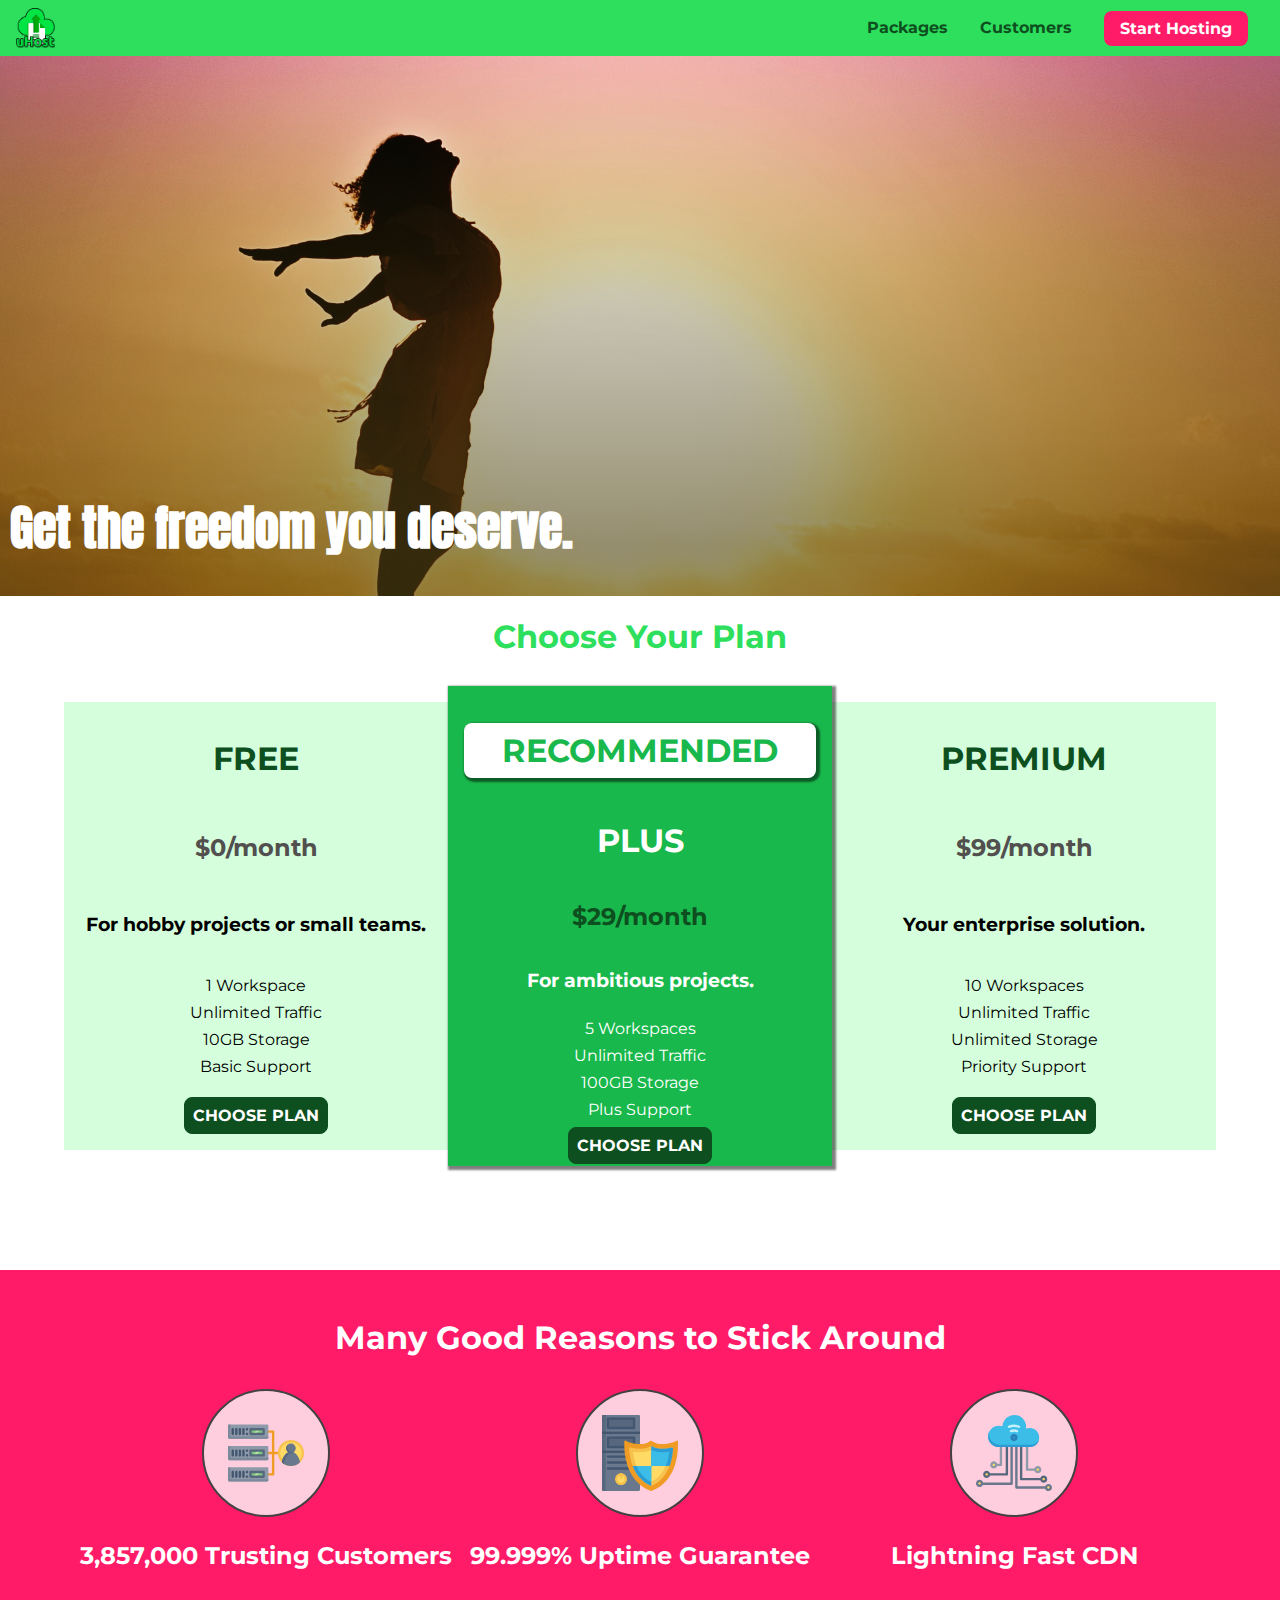
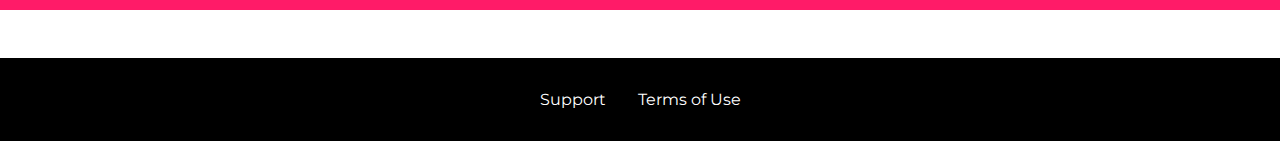
<file: index.html>
<!DOCTYPE html>
<html lang="en">
<head>
    <meta charset="UTF-8">
    <meta http-equiv="X-UA-Compatible" content="IE=edge">
    <meta name="viewport" content="width=device-width, initial-scale=1.0">
    <title>uHost</title>
    <link rel="shortcut icon" href="favicon.png">
    <link rel="stylesheet" href="shared.css">
    <link rel="stylesheet" href="main.css">
</head>
<body>
    <div class="backdrop"></div>
    <div class="modal">
        <h1 class="modal__title">Do you want to continue?</h1>
        <div class="modal__actions">
            <a href="start-hosting/start-hosting.html" class="modal__action">Yes!</a>
            <button class="modal__action modal__action--negative" type="button">No!</button>
        </div>
    </div>
    <header class="main-header">
        <div class="main-home">
            <button class="toggle-button">
                <span class="toggle-button__bar"></span>
                <span class="toggle-button__bar"></span>
                <span class="toggle-button__bar"></span>
            </button>
            <a href="index.html" class="main-home__brand">
                <img src="images/uhost-icon.png" alt="Uhost - Your favorite hosting company">
            </a>
        </div>
        <nav class="main-nav">
            <ul class="main-nav__items">
                <li class="main-nav__item">
                    <a href="packages/packages.html">Packages</a>
                </li>
                <li class="main-nav__item">
                    <a href="customers/customers.html">Customers</a>
                </li>
                <li class="main-nav__item main-nav__item--cta">
                    <a href="start-hosting/start-hosting.html">Start Hosting</a>
                </li>
            </ul>
        </nav>
    </header>
    <nav class="mobile-nav">
        <ul class="mobile-nav__items">
            <li class="mobile-nav__item">
                <a href="packages/packages.html">Packages</a>
            </li>
            <li class="mobile-nav__item">
                <a href="customers/customers.html">Customers</a>
            </li>
            <li class="mobile-nav__item mobile-nav__item--cta">
                <a href="start-hosting/start-hosting.html">Start Hosting</a>
            </li>
        </ul>
    </nav>
    <main>
        <section id="product-overview">
            <h1>Get the freedom you deserve.</h1>
        </section>
        <section id="plans">
            <h1 class="section__title">Choose Your Plan</h1>
            <div class="plan__list">
                <article class="plan">
                    <h1 class="plan__title">FREE</h1>
                    <h2 class="plan__price">$0/month</h2>
                    <h3>For hobby projects or small teams.</h3>
                    <ul class="plan__features">
                        <li class="plan__feature">1 Workspace</li>
                        <li class="plan__feature">Unlimited Traffic</li>
                        <li class="plan__feature">10GB Storage</li>
                        <li class="plan__feature">Basic Support</li>
                    </ul>
                    <div>
                        <button class="button">CHOOSE PLAN</button>
                    </div>
                </article>
                <article class="plan plan--highlighted">
                    <h1 class="plan__annotation">RECOMMENDED</h1>
                    <h1 class="plan__title">PLUS</h1>
                    <h2 class="plan__price">$29/month</h2>
                    <h3>For ambitious projects.</h3>
                    <ul class="plan__features">
                        <li class="plan__feature">5 Workspaces</li>
                        <li class="plan__feature">Unlimited Traffic</li>
                        <li class="plan__feature">100GB Storage</li>
                        <li class="plan__feature">Plus Support</li>
                    </ul>
                    <div>
                        <button class="button">CHOOSE PLAN</button>
                    </div>
                </article>
                <article class="plan">
                    <h1 class="plan__title">PREMIUM</h1>
                    <h2 class="plan__price">$99/month</h2>
                    <h3>Your enterprise solution.</h3>
                    <ul class="plan__features">
                        <li class="plan__feature">10 Workspaces</li>
                        <li class="plan__feature">Unlimited Traffic</li>
                        <li class="plan__feature">Unlimited Storage</li>
                        <li class="plan__feature">Priority Support</li>
                    </ul>
                    <div>
                        <button class="button">CHOOSE PLAN</button>
                    </div>
                </article>
            </div>
        </section>
        <section id="key-features">
            <h1 class="section__title">Many Good Reasons to Stick Around</h1>
            <ul class="key-feature__list">
                <li class="key-feature">
                    <div class="key-feature__image">
                        <svg viewBox="0 0 512 512">
                            <path style="fill:#F09B24;" d="M344,248h-32V112c0-4.418-3.582-8-8-8h-40c-4.418,0-8,3.582-8,8s3.582,8,8,8h32v128h-32  c-4.418,0-8,3.582-8,8s3.582,8,8,8h32v128h-32c-4.418,0-8,3.582-8,8s3.582,8,8,8h40c4.418,0,8-3.582,8-8V264h32c4.418,0,8-3.582,8-8  S348.418,248,344,248z"
                            />
                            <path style="fill:#8E9AA9;" d="M264,64H8c-4.418,0-8,3.582-8,8v80c0,4.418,3.582,8,8,8h256c4.418,0,8-3.582,8-8V72  C272,67.582,268.418,64,264,64z"
                            />
                            <path style="fill:#7C899B;" d="M24,144c-4.418,0-8-3.582-8-8V64H8c-4.418,0-8,3.582-8,8v80c0,4.418,3.582,8,8,8h256  c4.418,0,8-3.582,8-8v-8H24z"
                            />
                            <rect x="152" y="96" style="fill:#B8E3A8;" width="88" height="32" />
                            <g>
                                <polygon style="fill:#7EC97D;" points="152,96 152,128 166,128 198,96  " />
                                <polygon style="fill:#7EC97D;" points="220,96 188,128 240,128 240,96  " />
                            </g>
                            <path style="fill:#56677E;" d="M240,136h-88c-4.418,0-8-3.582-8-8V96c0-4.418,3.582-8,8-8h88c4.418,0,8,3.582,8,8v32  C248,132.418,244.418,136,240,136z M160,120h72v-16h-72V120z"
                            />
                            <g>
                                <path style="fill:#435670;" d="M32,136c-4.418,0-8-3.582-8-8V96c0-4.418,3.582-8,8-8s8,3.582,8,8v32C40,132.418,36.418,136,32,136z   "
                                />
                                <path style="fill:#435670;" d="M56,136c-4.418,0-8-3.582-8-8V96c0-4.418,3.582-8,8-8s8,3.582,8,8v32C64,132.418,60.418,136,56,136z   "
                                />
                                <path style="fill:#435670;" d="M80,136c-4.418,0-8-3.582-8-8V96c0-4.418,3.582-8,8-8s8,3.582,8,8v32C88,132.418,84.418,136,80,136z   "
                                />
                                <path style="fill:#435670;" d="M104,136c-4.418,0-8-3.582-8-8V96c0-4.418,3.582-8,8-8s8,3.582,8,8v32   C112,132.418,108.418,136,104,136z"
                                />
                                <path style="fill:#435670;" d="M128,105c-4.418,0-8-3.582-8-8v-1c0-4.418,3.582-8,8-8s8,3.582,8,8v1   C136,101.418,132.418,105,128,105z"
                                />
                                <path style="fill:#435670;" d="M128,136c-4.418,0-8-3.582-8-8v-1c0-4.418,3.582-8,8-8s8,3.582,8,8v1   C136,132.418,132.418,136,128,136z"
                                />
                            </g>
                            <path style="fill:#8E9AA9;" d="M264,208H8c-4.418,0-8,3.582-8,8v80c0,4.418,3.582,8,8,8h256c4.418,0,8-3.582,8-8v-80  C272,211.582,268.418,208,264,208z"
                            />
                            <path style="fill:#7C899B;" d="M24,288c-4.418,0-8-3.582-8-8v-72H8c-4.418,0-8,3.582-8,8v80c0,4.418,3.582,8,8,8h256  c4.418,0,8-3.582,8-8v-8H24z"
                            />
                            <rect x="152" y="240" style="fill:#B8E3A8;" width="88" height="32" />
                            <g>
                                <polygon style="fill:#7EC97D;" points="152,240 152,272 166,272 198,240  " />
                                <polygon style="fill:#7EC97D;" points="220,240 188,272 240,272 240,240  " />
                            </g>
                            <path style="fill:#56677E;" d="M240,280h-88c-4.418,0-8-3.582-8-8v-32c0-4.418,3.582-8,8-8h88c4.418,0,8,3.582,8,8v32  C248,276.418,244.418,280,240,280z M160,264h72v-16h-72V264z"
                            />
                            <g>
                                <path style="fill:#435670;" d="M32,280c-4.418,0-8-3.582-8-8v-32c0-4.418,3.582-8,8-8s8,3.582,8,8v32C40,276.418,36.418,280,32,280   z"
                                />
                                <path style="fill:#435670;" d="M56,280c-4.418,0-8-3.582-8-8v-32c0-4.418,3.582-8,8-8s8,3.582,8,8v32C64,276.418,60.418,280,56,280   z"
                                />
                                <path style="fill:#435670;" d="M80,280c-4.418,0-8-3.582-8-8v-32c0-4.418,3.582-8,8-8s8,3.582,8,8v32C88,276.418,84.418,280,80,280   z"
                                />
                                <path style="fill:#435670;" d="M104,280c-4.418,0-8-3.582-8-8v-32c0-4.418,3.582-8,8-8s8,3.582,8,8v32   C112,276.418,108.418,280,104,280z"
                                />
                                <path style="fill:#435670;" d="M128,249c-4.418,0-8-3.582-8-8v-1c0-4.418,3.582-8,8-8s8,3.582,8,8v1   C136,245.418,132.418,249,128,249z"
                                />
                                <path style="fill:#435670;" d="M128,280c-4.418,0-8-3.582-8-8v-1c0-4.418,3.582-8,8-8s8,3.582,8,8v1   C136,276.418,132.418,280,128,280z"
                                />
                            </g>
                            <path style="fill:#8E9AA9;" d="M264,352H8c-4.418,0-8,3.582-8,8v80c0,4.418,3.582,8,8,8h256c4.418,0,8-3.582,8-8v-80  C272,355.582,268.418,352,264,352z"
                            />
                            <path style="fill:#7C899B;" d="M24,432c-4.418,0-8-3.582-8-8v-72H8c-4.418,0-8,3.582-8,8v80c0,4.418,3.582,8,8,8h256  c4.418,0,8-3.582,8-8v-8H24z"
                            />
                            <rect x="152" y="384" style="fill:#B8E3A8;" width="88" height="32" />
                            <g>
                                <polygon style="fill:#7EC97D;" points="152,384 152,416 166,416 198,384  " />
                                <polygon style="fill:#7EC97D;" points="220,384 188,416 240,416 240,384  " />
                            </g>
                            <path style="fill:#56677E;" d="M240,424h-88c-4.418,0-8-3.582-8-8v-32c0-4.418,3.582-8,8-8h88c4.418,0,8,3.582,8,8v32  C248,420.418,244.418,424,240,424z M160,408h72v-16h-72V408z"
                            />
                            <g>
                                <path style="fill:#435670;" d="M32,424c-4.418,0-8-3.582-8-8v-32c0-4.418,3.582-8,8-8s8,3.582,8,8v32C40,420.418,36.418,424,32,424   z"
                                />
                                <path style="fill:#435670;" d="M56,424c-4.418,0-8-3.582-8-8v-32c0-4.418,3.582-8,8-8s8,3.582,8,8v32C64,420.418,60.418,424,56,424   z"
                                />
                                <path style="fill:#435670;" d="M80,424c-4.418,0-8-3.582-8-8v-32c0-4.418,3.582-8,8-8s8,3.582,8,8v32C88,420.418,84.418,424,80,424   z"
                                />
                                <path style="fill:#435670;" d="M104,424c-4.418,0-8-3.582-8-8v-32c0-4.418,3.582-8,8-8s8,3.582,8,8v32   C112,420.418,108.418,424,104,424z"
                                />
                                <path style="fill:#435670;" d="M128,393c-4.418,0-8-3.582-8-8v-1c0-4.418,3.582-8,8-8s8,3.582,8,8v1   C136,389.418,132.418,393,128,393z"
                                />
                                <path style="fill:#435670;" d="M128,424c-4.418,0-8-3.582-8-8v-1c0-4.418,3.582-8,8-8s8,3.582,8,8v1   C136,420.418,132.418,424,128,424z"
                                />
                            </g>
                            <path style="fill:#F7C14D;" d="M424,168c-48.523,0-88,39.477-88,88s39.477,88,88,88s88-39.477,88-88S472.523,168,424,168z" />
                            <path style="fill:#FFDB66;" d="M424,184c-39.701,0-72,32.299-72,72s32.299,72,72,72s72-32.299,72-72S463.701,184,424,184z" />
                            <path style="fill:#69788D;" d="M484.893,314.16C476.393,274.588,451.922,248,424,248s-52.393,26.588-60.893,66.16  c-0.605,2.82,0.354,5.749,2.511,7.664C381.731,336.124,402.465,344,424,344s42.269-7.876,58.381-22.176  C484.539,319.909,485.498,316.98,484.893,314.16z"
                            />
                            <path style="fill:#56677E;" d="M434.053,249.171C430.768,248.403,427.411,248,424,248c-27.922,0-52.393,26.588-60.893,66.16  c-0.605,2.82,0.354,5.749,2.511,7.664c3.383,3.002,6.979,5.703,10.734,8.125C384.904,286.243,407.373,255.378,434.053,249.171z"
                            />
                            <path style="fill:#69788D;" d="M424,192c-17.645,0-32,14.355-32,32s14.355,32,32,32s32-14.355,32-32S441.645,192,424,192z" />
                            <path style="fill:#56677E;" d="M432,248c-17.645,0-32-14.355-32-32c0-6.783,2.128-13.076,5.742-18.258  C397.444,203.53,392,213.138,392,224c0,17.645,14.355,32,32,32c10.862,0,20.471-5.444,26.258-13.742  C445.076,245.872,438.783,248,432,248z"
                            />
                        </svg>
                    </div>
                    <p class="key-feature__description">3,857,000 Trusting Customers</p>
                </li>
                <li class="key-feature">
                    <div class="key-feature__image">
                        <svg viewBox="0 0 512 512">
                            <path style="fill:#69788D;" d="M248,0H8C3.582,0,0,3.582,0,8v496c0,4.418,3.582,8,8,8h240c4.418,0,8-3.582,8-8V8  C256,3.582,252.418,0,248,0z"
                            />
                            <path style="fill:#56677E;" d="M24,504V8c0-4.418,3.582-8,8-8H8C3.582,0,0,3.582,0,8v496c0,4.418,3.582,8,8,8h24  C27.582,512,24,508.418,24,504z"
                            />
                            <g>
                                <rect x="0" y="112" style="fill:#435670;" width="256" height="16" />
                                <rect x="0" y="240" style="fill:#435670;" width="256" height="16" />
                            </g>
                            <path style="fill:#F7C14D;" d="M128,392c-22.056,0-40,17.944-40,40s17.944,40,40,40s40-17.944,40-40S150.056,392,128,392z" />
                            <path style="fill:#FFDB66;" d="M128,408c-13.233,0-24,10.767-24,24s10.767,24,24,24s24-10.767,24-24S141.233,408,128,408z" />
                            <path style="fill:#F7C14D;" d="M128,392c-2.739,0-5.414,0.278-8,0.805V424c0,4.418,3.582,8,8,8c4.418,0,8-3.582,8-8v-31.195  C133.414,392.278,130.739,392,128,392z"
                            />
                            <g>
                                <path style="fill:#435670;" d="M216,288H40c-4.418,0-8-3.582-8-8s3.582-8,8-8h176c4.418,0,8,3.582,8,8S220.418,288,216,288z"
                                />
                                <path style="fill:#435670;" d="M216,328H40c-4.418,0-8-3.582-8-8s3.582-8,8-8h176c4.418,0,8,3.582,8,8S220.418,328,216,328z"
                                />
                                <path style="fill:#435670;" d="M216,368H40c-4.418,0-8-3.582-8-8s3.582-8,8-8h176c4.418,0,8,3.582,8,8S220.418,368,216,368z"
                                />
                                <path style="fill:#435670;" d="M216,16H40c-4.418,0-8,3.582-8,8v64c0,4.418,3.582,8,8,8h176c4.418,0,8-3.582,8-8V24   C224,19.582,220.418,16,216,16z"
                                />
                            </g>
                            <rect x="48" y="32" style="fill:#56677E;" width="160" height="48" />
                            <path style="fill:#435670;" d="M216,144H40c-4.418,0-8,3.582-8,8v64c0,4.418,3.582,8,8,8h176c4.418,0,8-3.582,8-8v-64  C224,147.582,220.418,144,216,144z"
                            />
                            <rect x="48" y="160" style="fill:#56677E;" width="160" height="48" />
                            <path style="fill:#F09B24;" d="M511.747,180.237c-0.194-6.537-8.107-10.107-13.135-5.894c-5.6,4.693-42.904,21.282-98.514,21.282  c-33.45,0-64.625-20.999-64.929-21.206c-2.9-1.991-6.764-1.85-9.512,0.346c-2.677,2.135-27.201,20.86-63.793,20.86  c-55.607,0-92.914-16.589-98.515-21.282c-5.028-4.211-12.941-0.645-13.135,5.894c-1.634,54.834,4.655,105.941,18.693,151.903  c12.096,39.604,29.759,74.047,52.497,102.373c27.538,34.304,62.743,59.882,104.66,76.045c3.069,1.918,6.757,1.921,9.83,0  c41.917-16.163,77.122-41.741,104.66-76.045c22.738-28.326,40.401-62.77,52.497-102.373  C507.092,286.179,513.381,235.071,511.747,180.237z"
                            />
                            <path style="fill:#F7C14D;" d="M476.21,221.226c-1.953-1.631-4.568-2.235-7.036-1.628c-21.686,5.327-44.926,8.028-69.075,8.028  c-25.926,0-49.633-8.975-64.955-16.504c-2.307-1.134-5.016-1.091-7.284,0.116c-14.059,7.477-36.919,16.388-65.994,16.388  c-24.153,0-47.394-2.701-69.075-8.028c-5.155-1.268-10.221,2.966-9.894,8.261c2.077,33.693,7.668,65.635,16.616,94.935  c22.774,74.565,66.139,126.334,128.888,153.868c2.032,0.891,4.397,0.891,6.43,0c61.777-27.107,104.716-78.876,127.62-153.868  c8.948-29.3,14.539-61.241,16.616-94.935C479.224,225.319,478.163,222.856,476.21,221.226z"
                            />
                            <path style="fill:#FFDB66;" d="M331.609,451.727c-52.604-25.289-89.304-70.987-109.144-135.944  c-6.532-21.39-11.162-44.336-13.82-68.447c17.133,2.852,34.952,4.291,53.22,4.291c29.394,0,53.376-7.793,69.978-15.561  c17.44,7.736,41.656,15.561,68.256,15.561c18.267,0,36.085-1.439,53.219-4.291c-2.659,24.112-7.288,47.06-13.82,68.448  C419.545,381.108,383.27,426.805,331.609,451.727z"
                            />
                            <g>
                                <path style="fill:#2C9DD4;" d="M479.066,227.858c0.157-2.539-0.903-5.002-2.856-6.633s-4.568-2.235-7.036-1.628   c-21.686,5.327-44.926,8.028-69.075,8.028c-25.926,0-49.633-8.975-64.955-16.504c-1.057-0.52-2.2-0.78-3.345-0.806l-0.072,133.351   h123.601c2.556-6.746,4.933-13.702,7.123-20.874C471.398,293.493,476.989,261.552,479.066,227.858z"
                                />
                                <path style="fill:#2C9DD4;" d="M206.658,343.667c24.153,63.42,65.028,108.108,121.743,132.995c1.031,0.452,2.147,0.673,3.263,0.666   l0.063-133.661H206.658z"
                                />
                            </g>
                            <g>
                                <path style="fill:#3CBDE8;" d="M439.497,315.783c6.532-21.389,11.161-44.336,13.82-68.448c-17.134,2.852-34.952,4.291-53.219,4.291   c-26.6,0-50.815-7.824-68.256-15.561l-0.116,107.601h97.758C433.179,334.807,436.524,325.518,439.497,315.783z"
                                />
                                <path style="fill:#3CBDE8;" d="M232.523,343.667c21.144,50.298,54.363,86.56,99.087,108.06l0.117-108.06H232.523z" />
                            </g>
                        </svg>
                    </div>
                    <p class="key-feature__description">99.999% Uptime Guarantee</p>
                </li>
                <li class="key-feature">
                    <div class="key-feature__image">
                        <svg viewBox="0 0 512 512">
                            <path style="fill:#8E9AA9;" d="M168,200c-4.418,0-8,3.582-8,8v120h-17.376c-3.302-9.311-12.194-16-22.624-16  c-13.234,0-24,10.767-24,24s10.766,24,24,24c10.429,0,19.321-6.689,22.624-16H168c4.418,0,8-3.582,8-8V208  C176,203.582,172.418,200,168,200z"
                            />
                            <path style="fill:#FFDB66;" d="M120,328c-4.411,0-8,3.589-8,8s3.589,8,8,8s8-3.589,8-8S124.411,328,120,328z" />
                            <path style="fill:#56677E;" d="M208,200c-4.418,0-8,3.582-8,8v184H94.624C91.322,382.689,82.43,376,72,376  c-13.234,0-24,10.767-24,24s10.766,24,24,24c10.429,0,19.321-6.689,22.624-16H208c4.418,0,8-3.582,8-8V208  C216,203.582,212.418,200,208,200z"
                            />
                            <path style="fill:#FFDB66;" d="M72,392c-4.411,0-8,3.589-8,8s3.589,8,8,8s8-3.589,8-8S76.411,392,72,392z" />
                            <path style="fill:#69788D;" d="M240,208c-4.418,0-8,3.582-8,8v239H47.24c-2.671-10.34-12.078-18-23.24-18c-13.234,0-24,10.767-24,24  s10.766,24,24,24c9.666,0,18.009-5.747,21.809-14H240c4.418,0,8-3.582,8-8V216C248,211.582,244.418,208,240,208z"
                            />
                            <path style="fill:#FFDB66;" d="M24,453c-4.411,0-8,3.589-8,8s3.589,8,8,8s8-3.589,8-8S28.411,453,24,453z" />
                            <path style="fill:#69788D;" d="M488,464c-10.429,0-19.321,6.689-22.624,16H280V208c0-4.418-3.582-8-8-8s-8,3.582-8,8v280  c0,4.418,3.582,8,8,8h193.376c3.302,9.311,12.194,16,22.624,16c13.234,0,24-10.767,24-24S501.234,464,488,464z"
                            />
                            <path style="fill:#FFDB66;" d="M488,480c-4.411,0-8,3.589-8,8s3.589,8,8,8s8-3.589,8-8S492.411,480,488,480z" />
                            <path style="fill:#56677E;" d="M456,408c-10.429,0-19.321,6.689-22.624,16H312V208c0-4.418-3.582-8-8-8s-8,3.582-8,8v224  c0,4.418,3.582,8,8,8h129.376c3.302,9.311,12.194,16,22.624,16c13.234,0,24-10.767,24-24S469.234,408,456,408z"
                            />
                            <path style="fill:#FFDB66;" d="M456,424c-4.411,0-8,3.589-8,8s3.589,8,8,8s8-3.589,8-8S460.411,424,456,424z" />
                            <path style="fill:#8E9AA9;" d="M416,344c-10.429,0-19.321,6.689-22.624,16H352V208c0-4.418-3.582-8-8-8s-8,3.582-8,8v160  c0,4.418,3.582,8,8,8h49.376c3.302,9.311,12.194,16,22.624,16c13.234,0,24-10.767,24-24S429.234,344,416,344z"
                            />
                            <path style="fill:#FFDB66;" d="M416,360c-4.411,0-8,3.589-8,8s3.589,8,8,8s8-3.589,8-8S420.411,360,416,360z" />
                            <path style="fill:#3CBDE8;" d="M362,88c-8.741,0-17.231,1.751-25.06,5.085C337.646,88.797,338,84.43,338,80  c0-44.112-35.888-80-80-80c-42.823,0-77.895,33.816-79.909,76.149C170.393,73.415,162.244,72,154,72c-39.701,0-72,32.299-72,72  s32.299,72,72,72h208c35.29,0,64-28.71,64-64S397.29,88,362,88z"
                            />
                            <path style="fill:#2C9DD4;" d="M368,200H160c-39.701,0-72-32.299-72-72c0-5.863,0.721-11.559,2.05-17.019  C84.918,120.88,82,132.102,82,144c0,39.701,32.299,72,72,72h208c30.389,0,55.88-21.296,62.379-49.743  C413.565,186.327,392.352,200,368,200z"
                            />
                            <path style="fill:#2A7DB5;" d="M256,128c-13.234,0-24,10.767-24,24s10.766,24,24,24c13.233,0,24-10.767,24-24S269.233,128,256,128z"
                            />
                            <path style="fill:#2C9DD4;" d="M256,144c-4.411,0-8,3.589-8,8s3.589,8,8,8c4.411,0,8-3.589,8-8S260.411,144,256,144z" />
                            <g>
                                <path style="fill:#C5F1FA;" d="M221.755,87.695c-2.994,0-5.864-1.688-7.233-4.572c-1.894-3.991-0.194-8.763,3.798-10.657   C230.157,66.849,242.834,64,256,64c13.166,0,25.844,2.849,37.68,8.466c3.992,1.895,5.692,6.666,3.798,10.657   s-6.666,5.692-10.657,3.798C277.144,82.328,266.774,80,256,80c-10.774,0-21.144,2.328-30.821,6.921   C224.072,87.446,222.904,87.695,221.755,87.695z"
                                />
                                <path style="fill:#C5F1FA;" d="M276.545,116.618c-1.148,0-2.316-0.249-3.424-0.774C267.745,113.293,261.985,112,256,112   c-5.985,0-11.745,1.293-17.121,3.844c-3.991,1.895-8.763,0.192-10.657-3.798c-1.894-3.992-0.193-8.764,3.798-10.657   C239.557,97.813,247.625,96,256,96c8.376,0,16.444,1.813,23.98,5.389c3.991,1.894,5.692,6.665,3.798,10.657   C282.41,114.93,279.539,116.618,276.545,116.618z"
                                />
                            </g>
                        </svg>
                    </div>
                    <p class="key-feature__description">Lightning Fast CDN</p>
                </li>
            </ul>
        </section>
    </main>
    <footer class="main-footer">
        <nav>
            <ul class="main-footer__links">
                <li class="main-footer__link">
                    <a href="#">Support</a>
                </li>
                <li class="main-footer__link">
                    <a href="#">Terms of Use</a>
                </li>
            </ul>
        </nav>
    </footer>
    <script src="shared.js"></script>
</body>
</html>
</file>
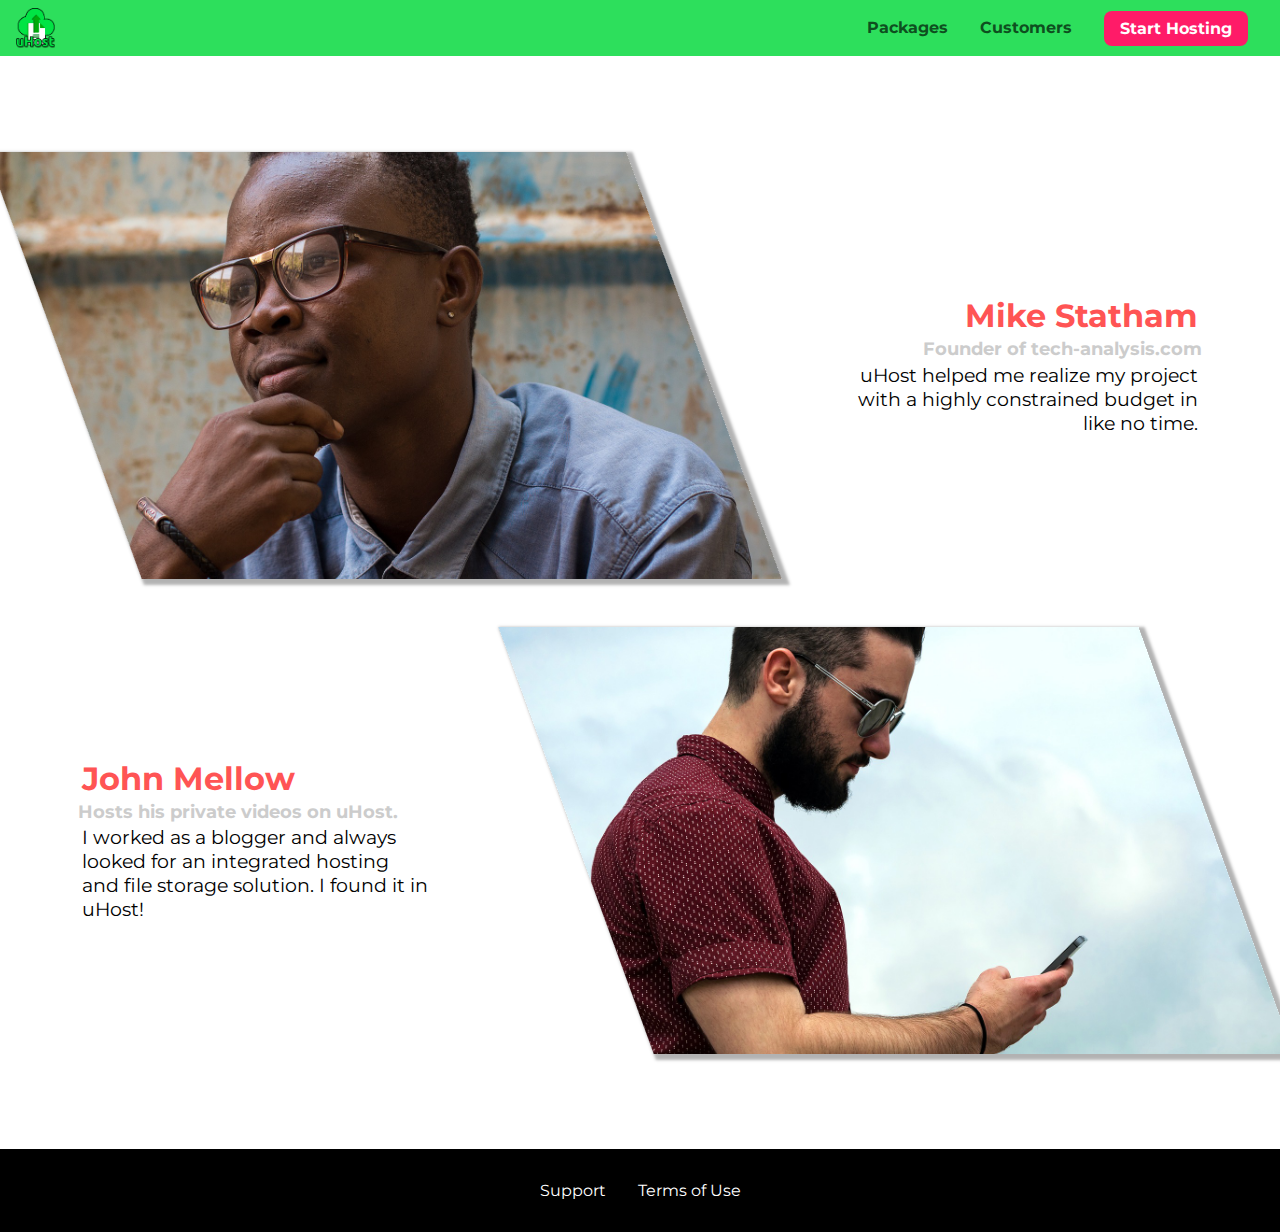
<file: customers/customers.html>
<!DOCTYPE html>
<html lang="en">

<head>
    <meta charset="UTF-8">
    <meta name="viewport" content="width=device-width, initial-scale=1.0">
    <meta http-equiv="X-UA-Compatible" content="ie=edge">
    <title>uHost Customers</title>
    <link rel="shortcut icon" href="../favicon.png">
    <link rel="stylesheet" href="../shared.css">
    <link rel="stylesheet" href="customers.css">
</head>

<body>
    <div class="backdrop"></div>
    <header class="main-header">
        <div class="main-home">
            <button class="toggle-button">
                <span class="toggle-button__bar"></span>
                <span class="toggle-button__bar"></span>
                <span class="toggle-button__bar"></span>
            </button>
            <a href="../index.html" class="main-home__brand">
                <img src="../images/uhost-icon.png" alt="Uhost - Your favorite hosting company">
            </a>
        </div>
        <nav class="main-nav">
            <ul class="main-nav__items">
                <li class="main-nav__item">
                    <a href="../packages/packages.html">Packages</a>
                </li>
                <li class="main-nav__item">
                    <a href="customers.html">Customers</a>
                </li>
                <li class="main-nav__item main-nav__item--cta">
                    <a href="../start-hosting/start-hosting.html">Start Hosting</a>
                </li>
            </ul>
        </nav>
    </header>
    <nav class="mobile-nav">
        <ul class="mobile-nav__items">
            <li class="mobile-nav__item">
                <a href="../packages/packages.html">Packages</a>
            </li>
            <li class="mobile-nav__item">
                <a href="customers.html">Customers</a>
            </li>
            <li class="mobile-nav__item mobile-nav__item--cta">
                <a href="../start-hosting/start-hosting.html">Start Hosting</a>
            </li>
        </ul>
    </nav>
    <main>
        <div>
            <div class="testimonial" id="customer-1">
                <div class="testimonial__image-container">
                    <img src="../images/customer-1.jpg" alt="Mike Statham - Customer" class="testimonial__image">
                </div>
                <div class="testimonial__info">
                    <h1 class="testimonial__name">Mike Statham</h1>
                    <h2 class="testimonial__subtitle">Founder of
                        <a href="tech-analysis.com">tech-analysis.com</a>
                    </h2>
                    <p class="testimonial__text">uHost helped me realize my project with a highly constrained budget in like no time.</p>
                </div>
            </div>
            <div class="testimonial" id="customer-2">

                <div class="testimonial__info">
                    <h1 class="testimonial__name">John Mellow</h1>
                    <h2 class="testimonial__subtitle">Hosts his private videos on uHost.
                    </h2>
                    <p class="testimonial__text">I worked as a blogger and always looked for an integrated hosting and file storage solution. I found
                        it in uHost!
                    </p>
                </div>
                <div class="testimonial__image-container">
                    <img src="../images/customer-2.jpg" alt="John Mellow - Customer" class="testimonial__image">
                </div>
            </div>
        </div>
    </main>
    <footer class="main-footer">
        <nav>
            <ul class="main-footer__links">
                <li class="main-footer__link">
                    <a href="#">Support</a>
                </li>
                <li class="main-footer__link">
                    <a href="#">Terms of Use</a>
                </li>
            </ul>
        </nav>
    </footer>
    <script src="../shared.js"></script>
</body>

</html>
</file>
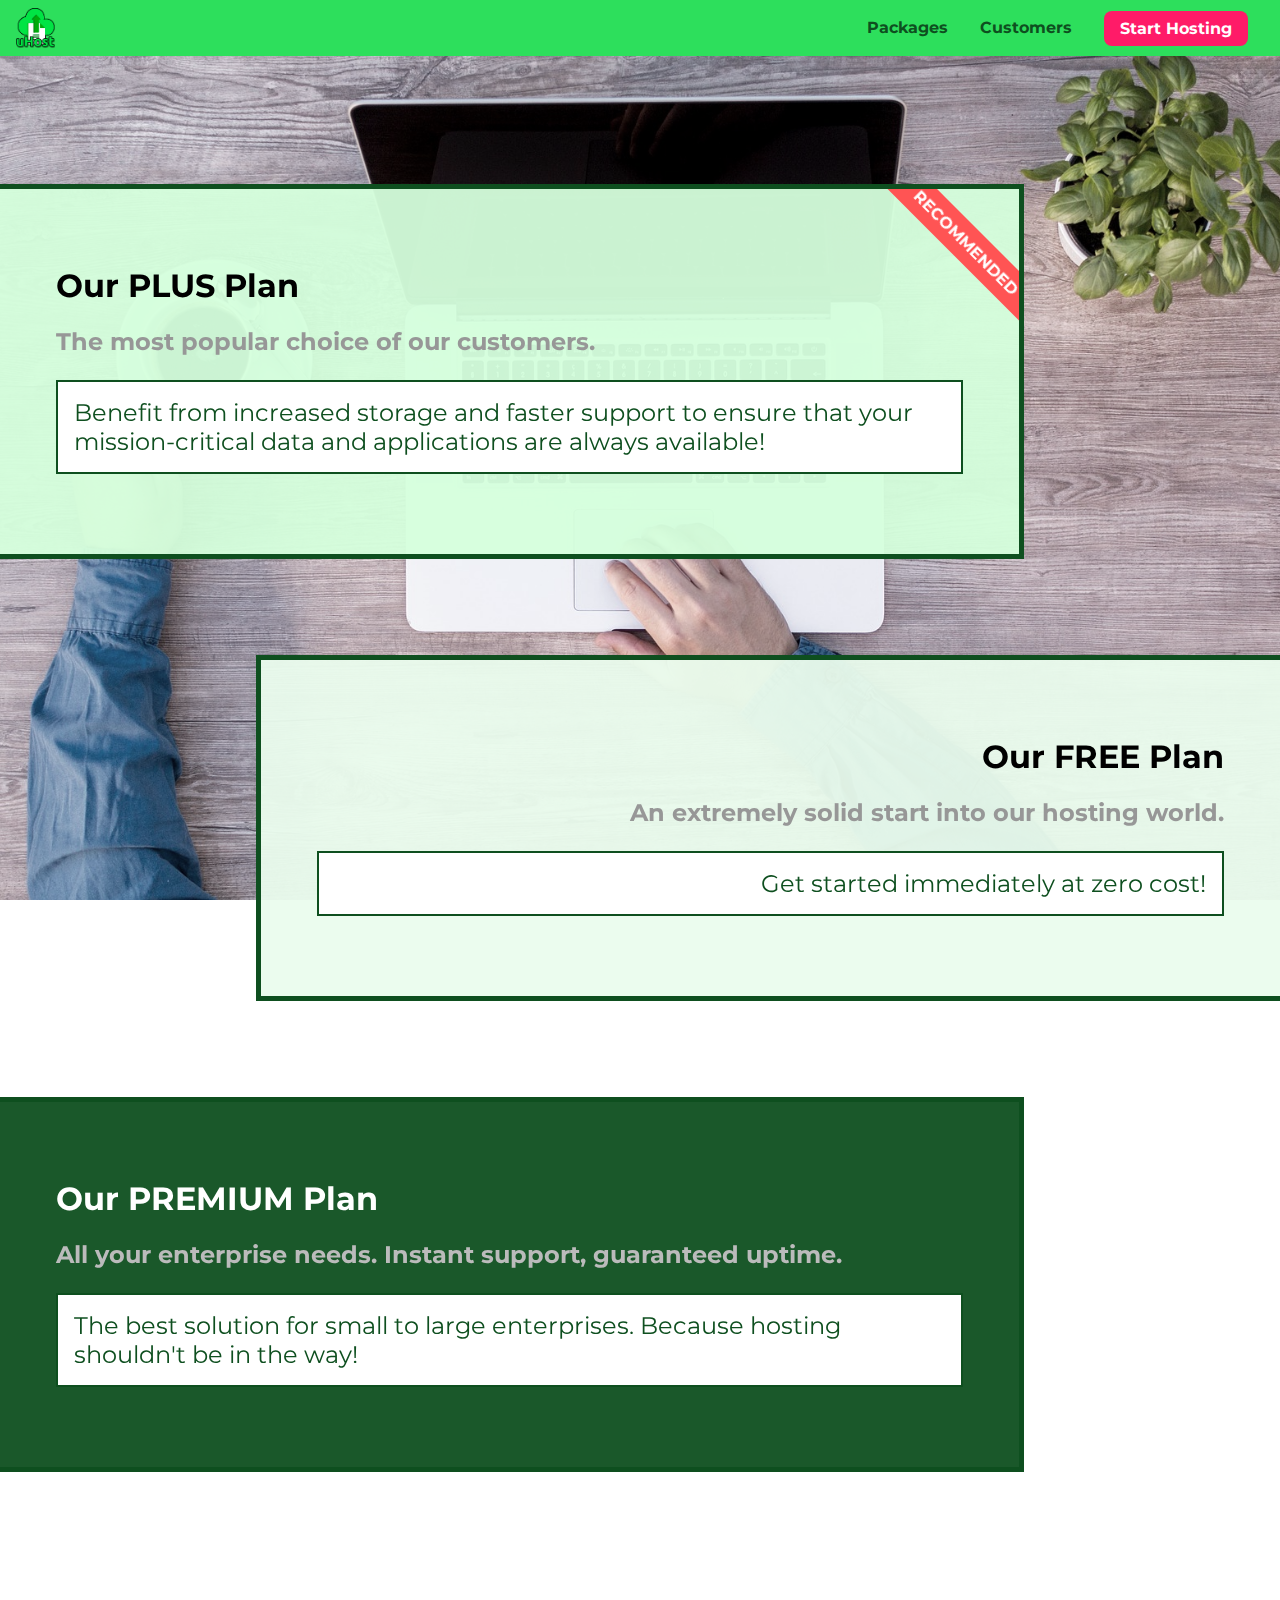
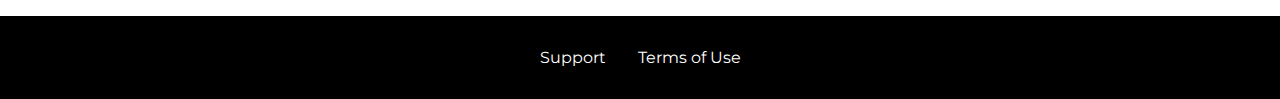
<file: packages/packages.html>
<!DOCTYPE html>
<html lang="en">
<head>
    <meta charset="UTF-8">
    <meta http-equiv="X-UA-Compatible" content="IE=edge">
    <meta name="viewport" content="width=device-width, initial-scale=1.0">
    <title>uHost</title>
    <link rel="shortcut icon" href="../favicon.png">
    <link rel="stylesheet" href="../shared.css">
    <link rel="stylesheet" href="packages.css">
</head>
<body>
    <div class="backdrop"></div>
    <div class="background"></div>
    <header class="main-header">
        <div class="main-home">
            <button class="toggle-button">
                <span class="toggle-button__bar"></span>
                <span class="toggle-button__bar"></span>
                <span class="toggle-button__bar"></span>
            </button>
            <a href="../index.html" class="main-home__brand">
                <img src="../images/uhost-icon.png" alt="Uhost - Your favorite hosting company">
            </a>
        </div>
        <nav class="main-nav">
            <ul class="main-nav__items">
                <li class="main-nav__item">
                    <a href="packages.html">Packages</a>
                </li>
                <li class="main-nav__item">
                    <a href="../customers/customers.html">Customers</a>
                </li>
                <li class="main-nav__item main-nav__item--cta">
                    <a href="../start-hosting/index.html">Start Hosting</a>
                </li>
            </ul>
        </nav>
    </header>
    <nav class="mobile-nav">
        <ul class="mobile-nav__items">
            <li class="mobile-nav__item">
                <a href="../packages/packages.html">Packages</a>
            </li>
            <li class="mobile-nav__item">
                <a href="customers.html">Customers</a>
            </li>
            <li class="mobile-nav__item mobile-nav__item--cta">
                <a href="../start-hosting/start-hosting.html">Start Hosting</a>
            </li>
        </ul>
    </nav>
    <main>
        <section class="package packages--plus">
            <a href="#">
                <h1 class="packages__title">Our PLUS Plan</h1>
                <h2 class="packages__badge">RECOMMENDED</h2>
                <h2 class="packages__sub-title">The most popular choice of our customers.</h2>
                <p class="packages__pharagraph">Benefit from increased storage and faster support to ensure that your mission-critical data and applications
                    are always available!</p>
            </a>
        </section>
        <section class="package packages--free">
            <a href="#">
                <h1 class="packages__title">Our FREE Plan</h1>
                <h2 class="packages__sub-title">An extremely solid start into our hosting world.</h2>
                <p class="packages__pharagraph">Get started immediately at zero cost!</p>
            </a>
        </section>
        <div class="clearfix"></div>
        <section class="package packages--premium">
            <a href="#">
                <h1 class="packages__title">Our PREMIUM Plan</h1>
                <h2 class="packages__sub-title">All your enterprise needs. Instant support, guaranteed uptime. </h2>
                <p class="packages__pharagraph">The best solution for small to large enterprises. Because hosting shouldn't be in the way!</p>
            </a>
        </section>
    </main>
    <footer class="main-footer">
        <nav>
            <ul class="main-footer__links">
                <li class="main-footer__link">
                    <a href="#">Support</a>
                </li>
                <li class="main-footer__link">
                    <a href="#">Terms of Use</a>
                </li>
            </ul>
        </nav>
    </footer>
    <script src="../shared.js"></script>
</body>
</html>
</file>
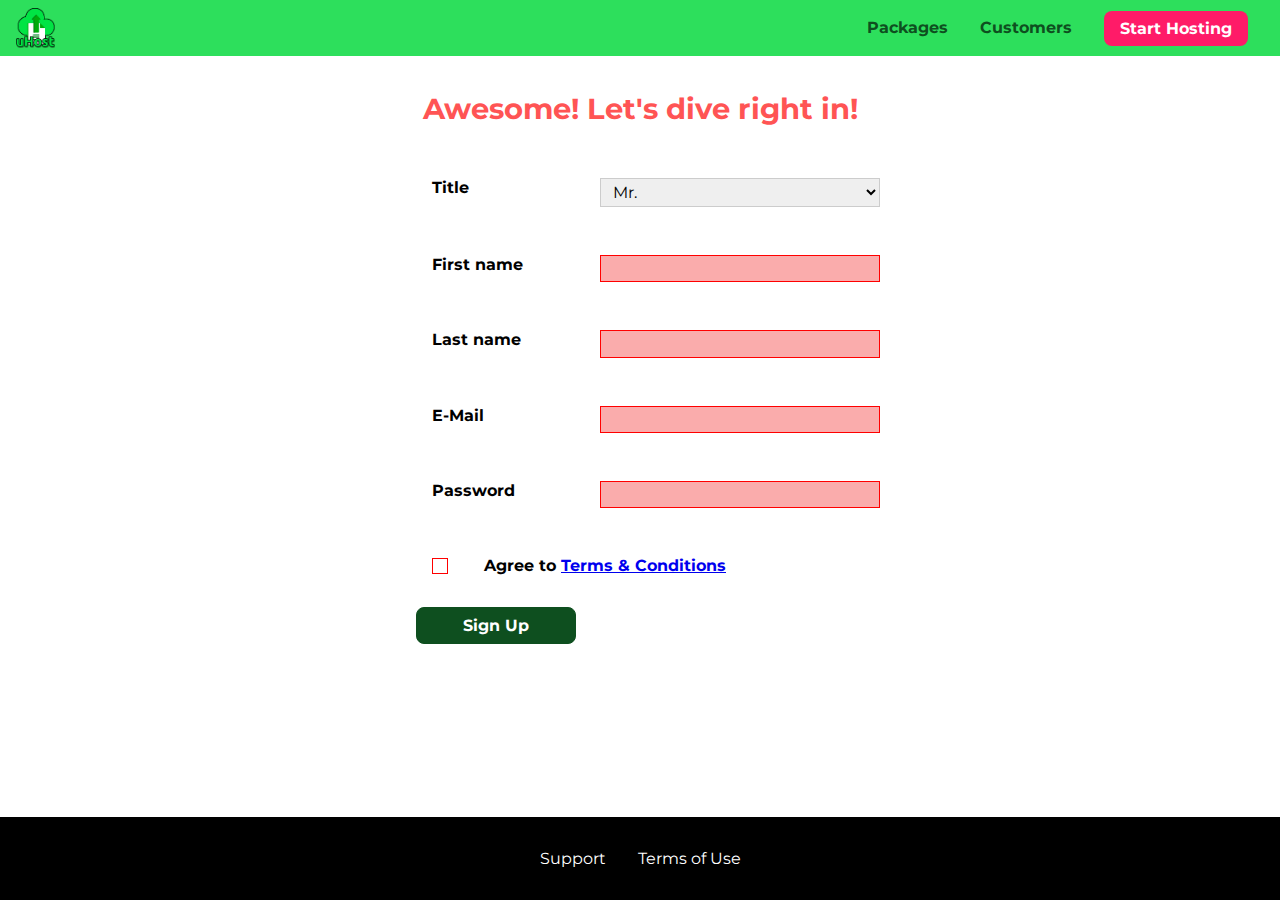
<file: start-hosting/start-hosting.html>
<!DOCTYPE html>
<html lang="en">

<head>
    <meta charset="UTF-8">
    <meta name="viewport" content="width=device-width, initial-scale=1.0">
    <meta http-equiv="X-UA-Compatible" content="ie=edge">
    <title>uHost Signup</title>
    <link rel="shortcut icon" href="../favicon.png">
    <link rel="stylesheet" href="../shared.css">
    <link rel="stylesheet" href="start-hosting.css">
</head>

<body>
    <div class="backdrop"></div>
    <header class="main-header">
        <div class="main-home">
            <button class="toggle-button">
                <span class="toggle-button__bar"></span>
                <span class="toggle-button__bar"></span>
                <span class="toggle-button__bar"></span>
            </button>
            <a href="../index.html" class="main-home__brand">
                <img src="../images/uhost-icon.png" alt="Uhost - Your favorite hosting company">
            </a>
        </div>
        <nav class="main-nav">
            <ul class="main-nav__items">
                <li class="main-nav__item">
                    <a href="../packages/packages.html">Packages</a>
                </li>
                <li class="main-nav__item">
                    <a href="../customers/customers.html">Customers</a>
                </li>
                <li class="main-nav__item main-nav__item--cta">
                    <a href="start-hosting.html">Start Hosting</a>
                </li>
            </ul>
        </nav>
    </header>
    <nav class="mobile-nav">
        <ul class="mobile-nav__items">
            <li class="mobile-nav__item">
                <a href="../packages/packages.html">Packages</a>
            </li>
            <li class="mobile-nav__item">
                <a href="../customers/customers.html">Customers</a>
            </li>
            <li class="mobile-nav__item mobile-nav__item--cta">
                <a href="start-hosting.html">Start Hosting</a>
            </li>
        </ul>
    </nav>
    <main class="signup-page">
        <h1 class="signup-title">Awesome! Let's dive right in!</h1>
        <form action="index.html" class="signup-form">
            <label for="title">Title</label>
            <select id="title">
                <option value="mr">Mr.</option>
                <option value="ms">Ms.</option>
            </select>
            <label for="first-name">First name</label>
            <input type="text" id="first-name" required>
            <label for="last-name">Last name</label>
            <input type="text" id="last-name" required>
            <label for="email">E-Mail</label>
            <input type="email" id="email" required>
            <label for="password">Password</label>
            <input type="password" id="password" required>
            <div class="signup-form__checkbox">
                <input type="checkbox" id="agree-terms" required>
                <label for="agree-terms">Agree to
                    <a href="#">Terms &amp; Conditions</a>
                </label>
            </div>
            <button type="submit" class="button">Sign Up</button>
        </form>
    </main>
    <footer class="main-footer">
        <nav>
            <ul class="main-footer__links">
                <li class="main-footer__link">
                    <a href="#">Support</a>
                </li>
                <li class="main-footer__link">
                    <a href="#">Terms of Use</a>
                </li>
            </ul>
        </nav>
    </footer>
    <script src="../shared.js"></script>
</body>

</html>
</file>
<file: shared.css>
@import url('https://fonts.googleapis.com/css2?family=Anton&family=Montserrat:wght@400;700&display=swap');

/* Variables */

:root {
    --dark-green: #0e4f1f;
    --light-green: #2ddf5c;
    --light-red: #ff1b68;
}
/* General */

* {
    box-sizing: border-box;
}

html {
    height: 100%;
}

body {
    font-family: 'Montserrat', sans-serif;
    margin: 0;
    overflow-x: hidden;
    display: grid;
    grid-template-rows: 3.5rem auto fit-content(8rem);
    grid-template-areas: "header"
                         "main"   
                         "footer";
    height: 100%;
}

main {
    grid-area: main;
}

/* Generic styling */

.backdrop {
    position: fixed;
    z-index: 100;
    width: 100vw;
    height: 100vh;
    background: rgba(0, 0, 0, 0.5);
    top: 0;
    left: 0;
    display: none;
}

.button {
    background: #0e4f1f;
    color: white;
    font: inherit;
    border: 1.5px solid var(--dark-green);
    padding: 0.5rem;
    border-radius: 8px;
    font-weight: bold;
    cursor: pointer;
}

.button:hover,
.button:active {
    background: white;
    color: var(--dark-green);
}

.button:focus {
    outline: none;
}

.section__title {
    color: var(--light-green);
    text-align: center;
}

.open {
    display: block !important;
    opacity: 1 !important;
    transform: translateY(0) !important;
}

/* Navigation */

.main-header {
    display: flex;
    align-items: center;
    justify-content: space-between;
    width: 100%;
    background: var(--light-green);
    padding: 0.5rem 1rem;
    position: fixed;
    top: 0;
    left: 0;
    z-index: 200;
}

.toggle-button {
    width: 3rem;
    background: transparent;
    border: none;
    cursor: pointer;
    padding-top: 0;
    padding-bottom: 0;
    vertical-align: middle;
}

.toggle-button:focus {
    outline: none;
}

.toggle-button__bar {
    width: 100%;
    height: 0.2rem;
    background: black;
    display: block;
    margin: 0.6rem 0;
}

.main-home__brand {
    color: var(--dark-green);
    text-decoration: none;
    font-weight: bold;
}

.main-home__brand img {
    height: 2.5rem;
    vertical-align: middle;
}

.main-nav {
    display: none;
}

.main-nav__items {
    margin: 0;
    padding: 0;
    list-style: none;
    display: flex;
}

.main-nav__item {
    margin: 0 1rem;
}

.main-nav__item a,
.mobile-nav__item a {
    text-decoration: none;
    color: var(--dark-green);
    font-weight: bold;
    padding: 0.2rem 0;
}

.main-nav__item a:hover,
.main-nav__item a:active {
    color: white;
    border-bottom: 2px solid white;
}

.main-nav__item--cta {
    animation: wiggle 400ms 3s 8 ease-out;
}

.main-nav__item--cta a,
.mobile-nav__item--cta a {
    color: white;
    background: var(--light-red);
    padding: 0.5rem 1rem;
    border-radius: 8px;
}

.main-nav__item--cta a:hover,
.main-nav__item--cta a:active,
.mobile-nav__item--cta a:hover,
.mobile-nav__item--cta a:active {
    color: var(--light-red);
    background: white;
    border: none;
}

/* Mobile Nav */

.mobile-nav {
    display: none;
    position: fixed;
    z-index: 101;
    top: 0;
    left: 0;
    background: white;
    width: 80%;
    height: 100vh;
}

.mobile-nav__items {
    display: flex;
    width: 90%;
    height: 100%;
    list-style: none;
    margin: 0 auto;
    padding: 0;
    flex-direction: column;
    justify-content: center;
    align-items: center;
}

.mobile-nav__item {
    margin: 1rem 0;
}

.mobile-nav__item a {
    font-size: 1.5rem;
}

/* Footer */

.main-footer {
    background: black;
    padding: 2rem;
    margin-top: 3rem;
    grid-area: footer;
}

.main-footer__links {
    display: flex;
    justify-content: center;
    align-items: center;
    flex-direction: column;
    list-style: none;
    text-align: center;
    margin: 0;
    padding: 0;
}

.main-footer__link {
    margin: 0.5rem 0;
}

.main-footer a {
    text-decoration: none;
    color: white;
}

.main-footer__link a:hover,
.main-footer__link a:active {
    color: #ccc;
}

/* Media Query for Desktop*/
@media (min-width: 40rem) and (min-height: 40rem) {
    
    .toggle-button {
        display: none;
    }

    .main-nav {
        display: flex;
    }

    .main-footer__link {
        margin: 0 1rem;
    }

    .main-footer__links {
        flex-direction: row;
    }
}

/* Keyframes */
@keyframes wiggle {
    0% {
        transform: rotateZ(0);
    }
    50% {
        transform: rotateZ(-10deg);
    }
    100% {
        transform: rotateZ(10deg);
    }
}
</file>
<file: main.css>
@import url('https://fonts.googleapis.com/css2?family=Anton&family=Montserrat:wght@400;700&display=swap');

/* Modal */

.modal {
    position: fixed;
    opacity: 0;
    transform: translateY(-3rem);
    z-index: 200;
    top: 20%;
    left: 30%;
    width: 40%;
    background: white;
    padding: 1rem;
    border: 1px solid #ccc;
    box-shadow: 1px 1px 1px rgba(0, 0, 0, 0.5);
    transition: opacity 200ms ease-out, transform 500ms ease-out;
}

.modal__title {
    text-align: center;
    margin: 0 0 1rem 0;
}

.modal__actions {
    text-align: center;
}

.modal__action {
    border: 1px solid #0e4f1f;
    background: #0e4f1f;
    text-decoration: none;
    color: white;
    font: inherit;
    padding: 0.5rem 1rem;
    cursor: pointer;
}

.modal__action:hover,
.modal__action:active {
    background: #2ddf5c;
    border-color: #2ddf5c;
}

.modal__action--negative {
    background: red;
    border-color: red;
}

.modal__action--negative:hover,
.modal__action--negative:active {
    background: #ff5454;
    border-color: #ff5454;
}

/* Product Overview */

#product-overview {
    background: linear-gradient(to top, rgba(80, 68, 18, 0.6) 10%, transparent) ,url("./images/freedom.jpg") center/cover no-repeat border-box;
    width: 100vw;
    height: 42vh;
    padding: 0.8rem;
    position: relative;
}

#product-overview h1 {
    color: white;
    font-family: 'Anton', sans-serif;
    position: absolute;
    bottom: 0;
    left: 10px;
}

/* Plans */

.plan {
    background: #d5ffdc;
    text-align: center;
    padding: 1rem;
    margin: 0.5rem 0;
    width: 100%;
}

.plan--highlighted {
    background: #19b84c;
    color: white;
    /* box-shadow: 2px 2px 2px 2px rgba(0, 0, 0, 0.5); */
}

.plan__annotation {
    background: white;
    color: #19b84c;
    border-radius: 8px;
    box-shadow: 2px 2px 2px 2px rgba(0, 0, 0, 0.5);
    padding: 0.5rem;
}

.plan__title {
    color: #0e4f1f;
}

.plan__price {
    color: #524f4f;
}

.plan--highlighted .plan__title {
    color: white;
}

.plan--highlighted .plan__price {
    color: #0e4f1f;
}

.plan__features {
    list-style: none;
    margin: 0;
    padding: 0;
}

.plan__feature {
    margin: 0.5rem 0;
}

/* Features display */

#key-features {
    background: #ff1b68;
    margin-top: 6rem;
    padding: 1rem;
}

#key-features .section__title {
    color: white;
    margin: 2rem;
}

.key-feature__list {
    list-style: none;
    margin: 0;
    padding: 0;
}

.key-feature__image {
    background: #ffcede;
    width: 128px;
    height: 128px;
    border: 2px solid #424242;
    border-radius: 50%;
    margin: auto;
    padding: 1.5rem;
}

.key-feature__description {
    text-align: center;
    font-weight: bold;
    color: white;
    font-size: 1.5rem;
}

/* Media Query for Desktop*/
@media (min-width: 40rem) and (min-height: 40rem) {

    #product-overview {
        height: 60vh;
        background-position: 50% 25%;
    }

    #product-overview h1 {
        font-size: 3rem;
    }

    .plan__list {
        width: 100%;
        display: flex;
        justify-content: center;
        align-items: center;
    }

    .plan {
        display: flex;
        flex-direction: column;
        justify-content: space-between;
        height: 28rem;
        width: 30%;
        min-width: 13rem;
        max-width: 25rem;
    }

    .plan--highlighted {
        z-index: 50;
        height: 30rem;
        box-shadow: 2px 2px 2px 2px rgba(0, 0, 0, 0.5);
    }
    
    .key-feature {
        width: 30%;
        max-width: 25rem;
    }

    .key-feature__list {
        justify-content: center;
        display: flex;
    }
    
}
</file>
<file: customers/customers.css>
/* Testimonials */

.testimonial {
    font-size: 1.2rem;
}

#customer-1:hover .testimonial__image-container,
#customer-2:hover .testimonial__image-container {
    animation: flip-customer 1s ease-out forwards;
}

.testimonial:first-of-type {
    margin-top: 6rem;
}

.testimonial__image-container {
    width: 60%;
    max-width: 40rem;
    box-shadow: 3px 3px 3px 3px rgba(0, 0, 0, 0.3);
    transform: skew(20deg);
    overflow: hidden;
}

.testimonial__image {
    width: 100%;
    vertical-align: top;
    transform: skew(-20deg) scale(1.4);
}

.testimonial__info {
    text-align: right;
    padding: 0.9rem;
}

#customer-2.testimonial {
    text-align: right;
}

#customer-2 .testimonial__info {
    text-align: left;
}

.testimonial__name {
    margin: 0.2rem;
    color: #ff5454;
    font-size: 2rem;
}

.testimonial__subtitle {
    margin: 0;
    font-size: 1.1rem;
    color: #ccc;
}

.testimonial__subtitle a {
    color: inherit;
    text-decoration: none;
}

.testimonial__subtitle a:hover,
.testimonial__subtitle a:active {
    color: #7a7a7a;
}

.testimonial__text {
    margin: 0.2rem;
}

/* Media Query for Desktop*/
@media (min-width: 40rem) and (min-height: 40rem) {

    .testimonial {
        margin: 3rem auto;
        max-width: 93rem;
        display: flex;
        align-items: center;
        justify-content: space-around;
    }

    .testimonial__image-container {
        width: 66%;
    }

    .testimonial__info {
        width: 30%;
    }
}

/* Keyframes */

@keyframes flip-customer {
    0% {
        transform: rotateY(0) skew(20deg);
    }
    50% {
        transform: rotateY(160deg) skew(20deg);
    }
    100% {
        transform: rotateY(360deg) skew(20deg);
    }
}
</file>
<file: packages/packages.css>
/* Packages */

.background {
    background: url("../images/plans-background.jpg") center/cover;
    width: 100vw;
    height: 100vh;
    position: fixed;
    z-index: -1;
    filter: grayscale(40%);
}

main {
    padding-top: 2rem;
}

.package {
    border: 5px solid #0e4f1f;
    border-left: none;
    margin: 3rem 0;
    padding: 1.5rem;
    width: 80%;
    position: relative;
    overflow: hidden;
}

.package:hover,
.package:active {
    box-shadow: 2px 2px 4px rgba(0, 0, 0, 0.5);
    border-color: #ff5454;
}

.packages--plus {
    background: rgba(213, 255, 220, 0.95);
}

.packages--free {
    background: rgba(234, 252, 237, 0.95);
    float: right;
    border-right: none;
    border-left: 5px solid #0e4f1f;
    text-align: right;
}

.package--free:hover,
.package--free:active {
    box-shadow: 2px 2px 4px rgba(0, 0, 0, 0.5);
    border-color: #ff5454;
}

.packages--premium {
    background: rgba(14, 79, 31, 0.95);
}

.clearfix {
    clear: both;
}

.package a {
    text-decoration: none;
    color: inherit;
    display: block;
    padding: 2rem;
}

.packages__title {
    color: black;
}

.packages--premium .packages__title {
    color: white;
}

.packages__sub-title {
    color: #979797;
}

.packages--premium .packages__sub-title {
    color: #bbb;
}

.packages__badge {
    position: absolute;
    top: 0;
    right: 0;
    margin: 0;
    font-size: 1rem;
    color: white;
    background: #ff5454;
    padding: 0.5rem;
    transform: rotateZ(45deg) translateX(3.5rem) translateY(-0.3rem);
    width: 12rem;
    text-align: center;
}

.packages__pharagraph {
    color: #0e4f1f;
    background: white;
    font-size: 1.5rem;
    border: 2px solid #0e4f1f;
    padding: 1rem;
}

/* Media Query for Desktop*/
@media (min-width: 40rem) and (min-height: 40rem) {

    main {
        margin: 3rem auto;
        max-width: 93rem;
    }
}

@media (min-width: 93rem) {

    .package {
        border-left: 4px solid #0e4f1f;
    }

    .packages--free {
        border-right: 4px solid #0e4f1f;
    }

    .package--free:hover,
    .package--free:active {
        box-shadow: 2px 2px 4px rgba(0, 0, 0, 0.5);
        border-color: #ff5454;
    }
}
</file>
<file: start-hosting/start-hosting.css>
/* General page styling */

main {
    padding-top: 1rem;
}

.signup-title {
    text-align: center;
    font-size: 1.8rem;
    color: #ff5454;
}

/* From styling */

.signup-form {
    padding: 1rem;
    display: grid;
}

.signup-form label {
    font-weight: bold;
}

.signup-form label,
.signup-form input,
.signup-form select {
    display: block;
    margin: 1rem;
    width: 100%;
}

.signup-form input:not([type="checkbox"]),
.signup-form select {
    border: 1px solid #ccc;
    padding: 0.2rem 0.5rem;
    font: inherit;
}

.signup-form input:not([type="checkbox"]):focus,
.signup-form select:focus {
    outline: none;
    background: #d8f3df;
    border-color: #2ddf5c;
}

.signup-form input[type="checkbox"],
.signup-form input[type="checkbox"] + label {
    display: inline-block;
    width: auto;
    vertical-align: middle;
}

.signup-form input[type="checkbox"] {
    border: 1px solid #ccc;
    background: white;
    width: 1rem;
    height: 1rem;
    appearance: none;
}

.signup-form input[type="checkbox"]:checked {
    background: #2ddf5c;
    border: #0e4f1f;
}

.signup-form :invalid {
    border-color: red !important;
    background: #faacac;
}

.signup-form button[type="submit"] {
    display: block;
}

/* Media Query for Desktop */
@media (min-width: 40rem) {
    .signup-form {
        margin: auto;
        width: 30rem;
        grid-template-columns: 10rem auto;
        row-gap: 1rem;
        column-gap: 0.5rem;
    }

    .signup-form__checkbox {
        grid-column: span 2;
    }
}
</file>
